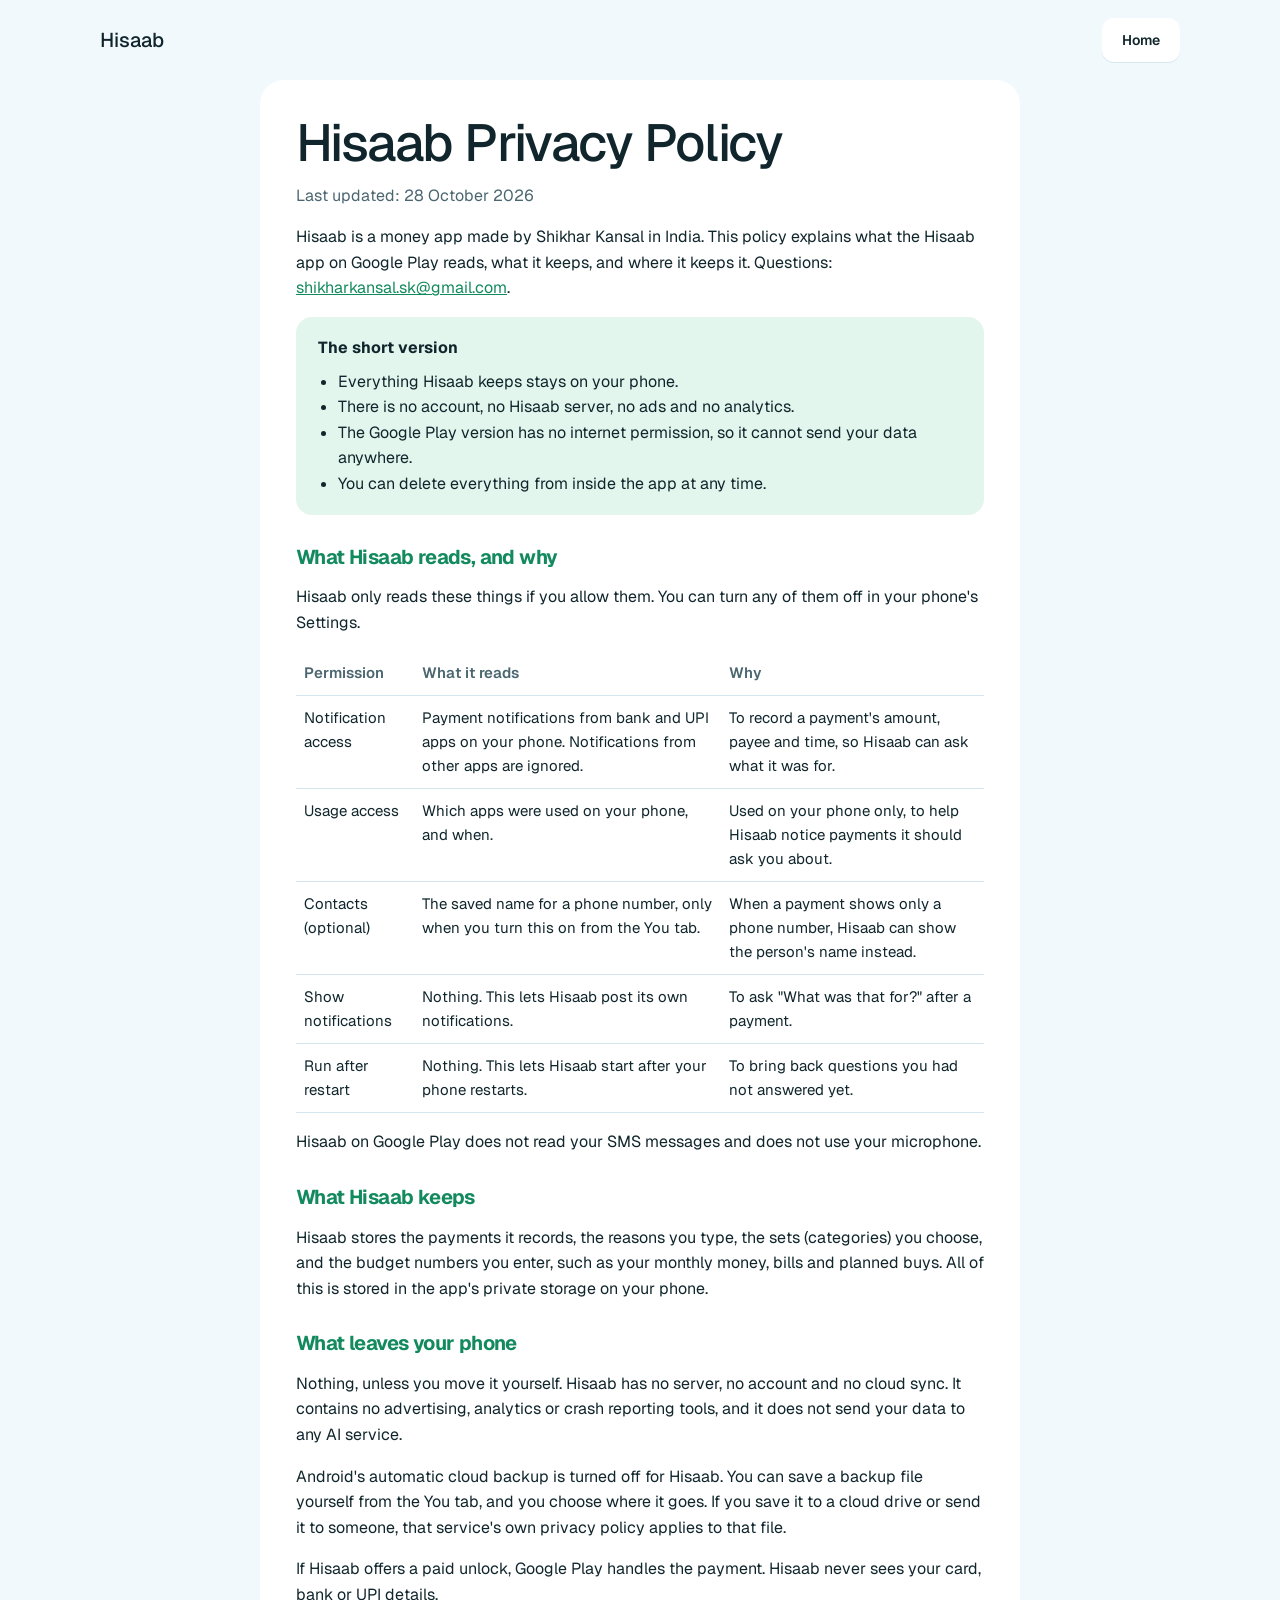
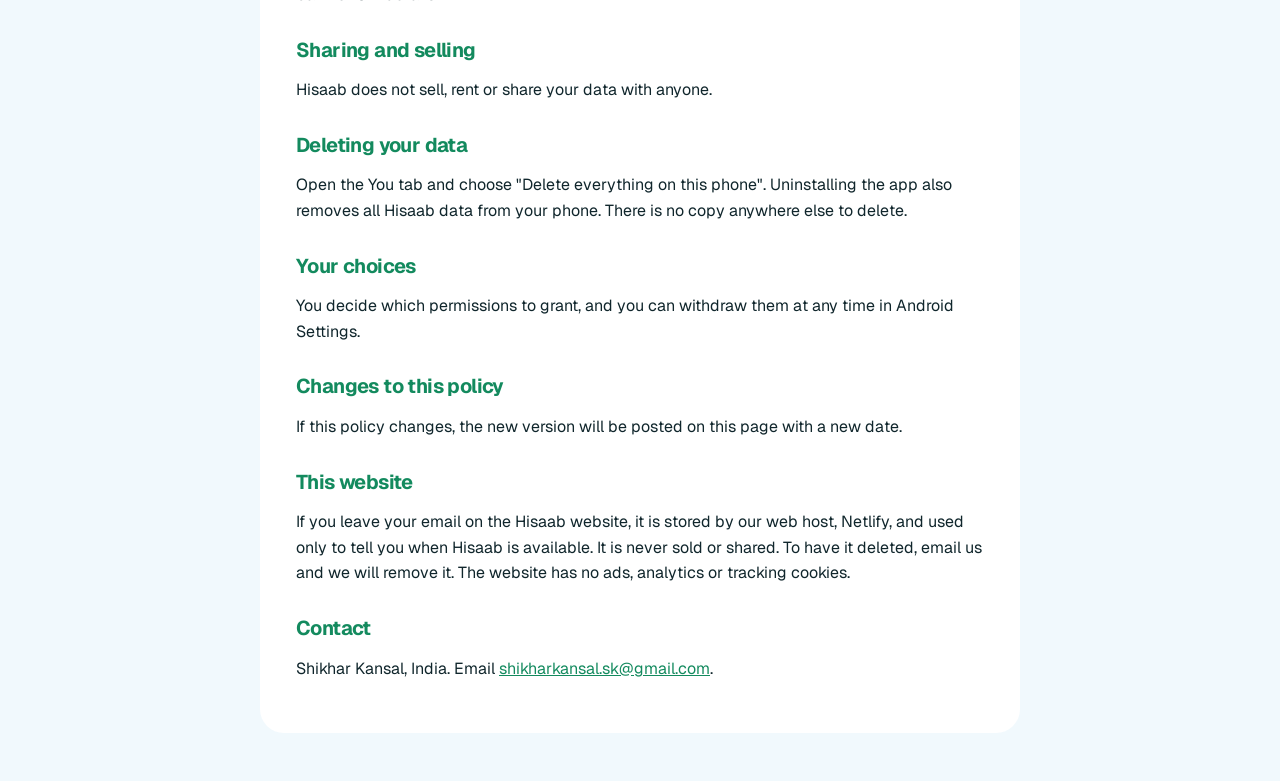
<file: privacy/index.html>
<!doctype html>
<html lang="en">
<head>
  <meta charset="utf-8">
  <meta name="viewport" content="width=device-width, initial-scale=1">
  <title>Hisaab Privacy Policy</title>
  <meta name="description" content="How the Hisaab app handles your data: everything stays on your phone.">
  <link rel="stylesheet" href="https://fonts.googleapis.com/css2?family=Geist:wght@400;500;600&family=Geist+Mono:wght@500&display=swap">
  <link rel="stylesheet" href="../styles.css">
</head>
<body>
  <div class="wrap">
    <header class="bar doc-bar">
      <a class="brand" href="../">Hisaab</a>
      <a class="pill pill-light" href="../">Home</a>
    </header>

    <main class="doc">
      <h1>Hisaab Privacy Policy</h1>
      <p class="updated">Last updated: 28 October 2026</p>

      <p>Hisaab is a money app made by Shikhar Kansal in India. This policy explains what the Hisaab app on Google Play reads, what it keeps, and where it keeps it. Questions: <a href="mailto:shikharkansal.sk@gmail.com">shikharkansal.sk@gmail.com</a>.</p>

      <div class="short">
        <strong>The short version</strong>
        <ul>
          <li>Everything Hisaab keeps stays on your phone.</li>
          <li>There is no account, no Hisaab server, no ads and no analytics.</li>
          <li>The Google Play version has no internet permission, so it cannot send your data anywhere.</li>
          <li>You can delete everything from inside the app at any time.</li>
        </ul>
      </div>

      <h2>What Hisaab reads, and why</h2>
      <p>Hisaab only reads these things if you allow them. You can turn any of them off in your phone's Settings.</p>
      <table>
        <thead><tr><th>Permission</th><th>What it reads</th><th>Why</th></tr></thead>
        <tbody>
          <tr>
            <td>Notification access</td>
            <td>Payment notifications from bank and UPI apps on your phone. Notifications from other apps are ignored.</td>
            <td>To record a payment's amount, payee and time, so Hisaab can ask what it was for.</td>
          </tr>
          <tr>
            <td>Usage access</td>
            <td>Which apps were used on your phone, and when.</td>
            <td>Used on your phone only, to help Hisaab notice payments it should ask you about.</td>
          </tr>
          <tr>
            <td>Contacts (optional)</td>
            <td>The saved name for a phone number, only when you turn this on from the You tab.</td>
            <td>When a payment shows only a phone number, Hisaab can show the person's name instead.</td>
          </tr>
          <tr>
            <td>Show notifications</td>
            <td>Nothing. This lets Hisaab post its own notifications.</td>
            <td>To ask "What was that for?" after a payment.</td>
          </tr>
          <tr>
            <td>Run after restart</td>
            <td>Nothing. This lets Hisaab start after your phone restarts.</td>
            <td>To bring back questions you had not answered yet.</td>
          </tr>
        </tbody>
      </table>
      <p>Hisaab on Google Play does not read your SMS messages and does not use your microphone.</p>

      <h2>What Hisaab keeps</h2>
      <p>Hisaab stores the payments it records, the reasons you type, the sets (categories) you choose, and the budget numbers you enter, such as your monthly money, bills and planned buys. All of this is stored in the app's private storage on your phone.</p>

      <h2>What leaves your phone</h2>
      <p>Nothing, unless you move it yourself. Hisaab has no server, no account and no cloud sync. It contains no advertising, analytics or crash reporting tools, and it does not send your data to any AI service.</p>
      <p>Android's automatic cloud backup is turned off for Hisaab. You can save a backup file yourself from the You tab, and you choose where it goes. If you save it to a cloud drive or send it to someone, that service's own privacy policy applies to that file.</p>
      <p>If Hisaab offers a paid unlock, Google Play handles the payment. Hisaab never sees your card, bank or UPI details.</p>

      <h2>Sharing and selling</h2>
      <p>Hisaab does not sell, rent or share your data with anyone.</p>

      <h2>Deleting your data</h2>
      <p>Open the You tab and choose "Delete everything on this phone". Uninstalling the app also removes all Hisaab data from your phone. There is no copy anywhere else to delete.</p>

      <h2>Your choices</h2>
      <p>You decide which permissions to grant, and you can withdraw them at any time in Android Settings.</p>

      <h2>Changes to this policy</h2>
      <p>If this policy changes, the new version will be posted on this page with a new date.</p>

      <h2>This website</h2>
      <p>If you leave your email on the Hisaab website, it is stored by our web host, Netlify, and used only to tell you when Hisaab is available. It is never sold or shared. To have it deleted, email us and we will remove it. The website has no ads, analytics or tracking cookies.</p>

      <h2>Contact</h2>
      <p>Shikhar Kansal, India. Email <a href="mailto:shikharkansal.sk@gmail.com">shikharkansal.sk@gmail.com</a>.</p>
    </main>
  </div>
</body>
</html>
</file>
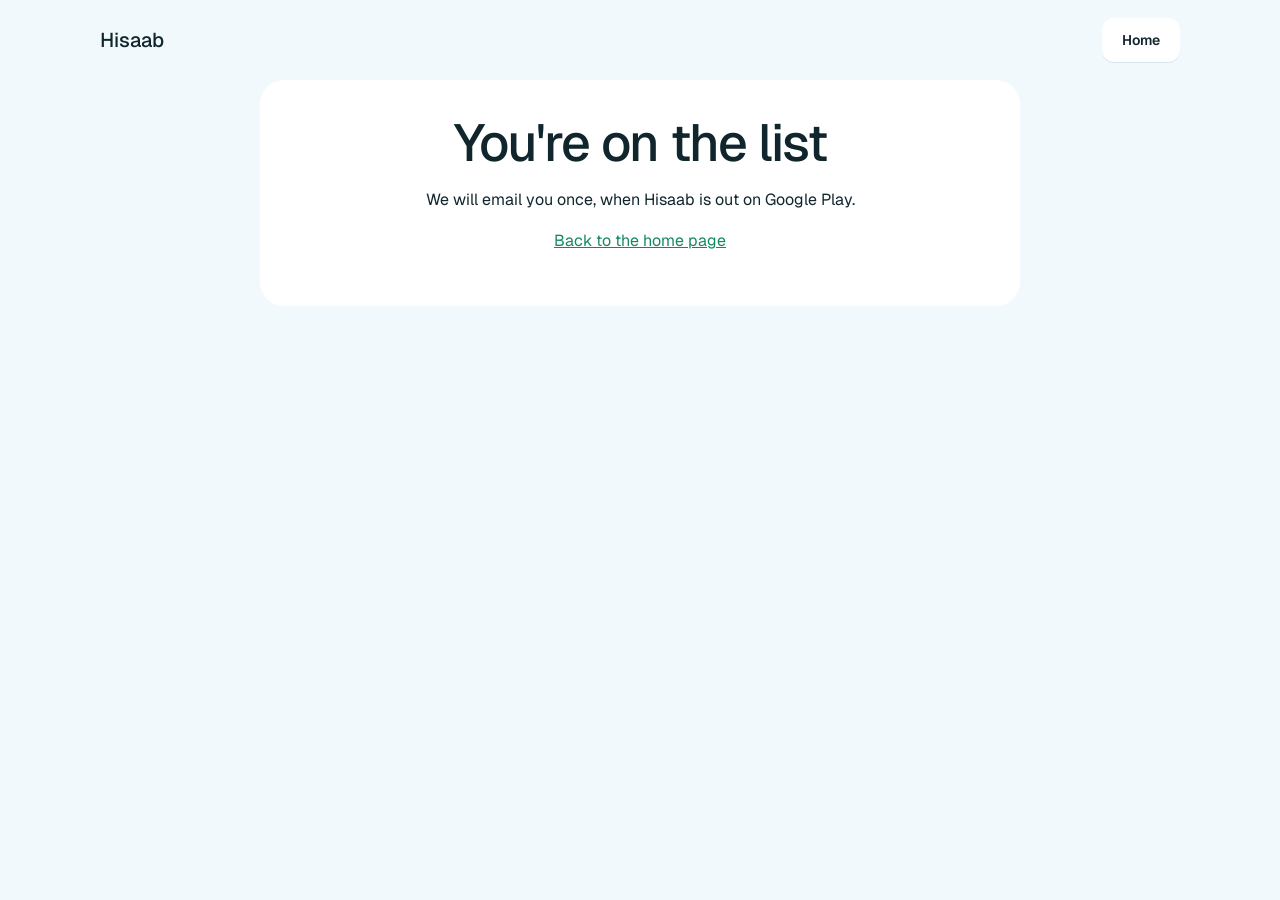
<file: thanks/index.html>
<!doctype html>
<html lang="en">
<head>
  <meta charset="utf-8">
  <meta name="viewport" content="width=device-width, initial-scale=1">
  <title>Thanks | Hisaab</title>
  <meta name="robots" content="noindex">
  <link rel="stylesheet" href="https://fonts.googleapis.com/css2?family=Geist:wght@400;500;600&family=Geist+Mono:wght@500">
  <link rel="stylesheet" href="../styles.css">
</head>
<body>
  <div class="wrap">
    <header class="bar doc-bar">
      <a class="brand" href="../">Hisaab</a>
      <a class="pill pill-light" href="../">Home</a>
    </header>
    <main class="doc" style="text-align:center">
      <h1>You're on the list</h1>
      <p>We will email you once, when Hisaab is out on Google Play.</p>
      <p><a href="../">Back to the home page</a></p>
    </main>
  </div>
</body>
</html>
</file>
<file: styles.css>
:root {
  --sky: #dceffa;
  --sky-light: #f1f9fd;
  --mint: #2fbf8a;
  --mint-deep: #138a5e;
  --mint-soft: #e2f6ed;
  --evergreen: #0d3b2e;
  --ink: #10262c;
  --ink-soft: #4b6670;
  --line: #d5e6ef;
  --card: #ffffff;
  --serif: "Geist", system-ui, -apple-system, "Segoe UI", Roboto, Arial, sans-serif;
  --mono: "Geist Mono", ui-monospace, Menlo, Consolas, monospace;
  --sans: "Geist", system-ui, -apple-system, "Segoe UI", Roboto, Arial, sans-serif;
}

* { box-sizing: border-box; }

html { -webkit-text-size-adjust: 100%; }

body { margin: 0; background: var(--sky-light); color: var(--ink); font: 16px/1.6 var(--sans); }

a { color: var(--mint-deep); }

a:focus-visible, button:focus-visible { outline: 3px solid var(--mint); outline-offset: 3px; border-radius: 8px; }

.wrap { max-width: 1120px; margin: 0 auto; padding: 0 20px; }

/* Top bar */
.bar { display: grid; grid-template-columns: 1fr auto 1fr; align-items: center; padding: 18px 0; }

.brand { font-family: var(--serif); font-weight: 500; font-size: 20px; color: var(--ink); text-decoration: none; }

.bar nav { display: flex; gap: 26px; }

.bar nav a { color: var(--ink-soft); text-decoration: none; font-size: 14px; font-weight: 500; }

.bar nav a:hover { color: var(--ink); }

.bar .pill { justify-self: end; }

/* Buttons */
.pill { display: inline-flex; align-items: center; gap: 8px; min-height: 44px; padding: 0 20px; border-radius: 12px; font: 600 14px var(--sans); text-decoration: none; border: 0; }

.pill-dark { background: var(--ink); color: #fff; }

.pill-dark:hover { background: #1d3d45; }

.pill-light { background: #fff; color: var(--ink); box-shadow: 0 1px 0 var(--line); }

.pill-light:hover { background: var(--mint-soft); }

/* Hero (dark, full screen) */
.hx { position: relative; min-height: 100vh; min-height: 100svh; overflow: hidden; background: #05130f; color: #f2fbf7; isolation: isolate; }

.hx-bg { position: absolute; inset: 0; width: 100%; height: 100%; z-index: 0; pointer-events: none; }

.hx-grid { position: absolute; inset: 0; z-index: 0; pointer-events: none; }

.hx-grid .v, .hx-grid .h { position: absolute; background: rgba(255, 255, 255, 0.06); }

.hx-grid .v { top: 0; width: 1px; height: 100%; transform-origin: top; }

.hx-grid .h { left: 0; height: 1px; width: 100%; transform-origin: left; }

.hx-grid .plus { position: absolute; width: 11px; height: 11px; transform: translate(-50%, -50%); }

.hx-grid .plus::before, .hx-grid .plus::after { content: ""; position: absolute; background: rgba(255, 255, 255, 0.55); }

.hx-grid .plus::before { left: 0; top: 5px; width: 11px; height: 1px; }

.hx-grid .plus::after { left: 5px; top: 0; width: 1px; height: 11px; }

.hx-inner { position: relative; z-index: 1; min-height: inherit; display: grid; grid-template-columns: 1.05fr 0.95fr; grid-template-rows: auto 1fr auto; gap: 0 40px; padding: 22px 36px 36px; max-width: 1360px; margin: 0 auto; }

.hx-nav { grid-column: 1 / -1; display: flex; align-items: center; justify-content: space-between; gap: 20px; }

.hx-brand { display: flex; align-items: center; gap: 10px; color: #fff; text-decoration: none; font-weight: 500; font-size: 19px; letter-spacing: -0.01em; }

.glass { background: rgba(255, 255, 255, 0.04); -webkit-backdrop-filter: blur(10px); backdrop-filter: blur(10px); box-shadow: inset 0 1px 0 rgba(255, 255, 255, 0.12); position: relative; }

.glass::before { content: ""; position: absolute; inset: 0; border-radius: inherit; padding: 1px; background: linear-gradient(180deg, rgba(255,255,255,.4), rgba(255,255,255,.06) 35%, rgba(255,255,255,0) 60%, rgba(255,255,255,.18)); -webkit-mask: linear-gradient(#fff 0 0) content-box, linear-gradient(#fff 0 0); -webkit-mask-composite: xor; mask-composite: exclude; pointer-events: none; }

.hx-links { display: flex; gap: 4px; padding: 6px; border-radius: 14px; }

.hx-links a { color: rgba(255, 255, 255, 0.72); text-decoration: none; font-size: 14px; padding: 7px 14px; border-radius: 9px; }

.hx-links a:hover { color: #fff; background: rgba(255, 255, 255, 0.08); }

.btn-white { background: #fff; color: #05130f; border-radius: 999px; }

.btn-white:hover { background: #e3f8ef; }

.btn-mint { background: #5be3ad; color: #05130f; border-radius: 999px; }

.btn-mint:hover { background: #7aebbe; }

.btn-glass { color: #fff; border-radius: 999px; }

.btn-glass:hover { background: rgba(255, 255, 255, 0.08); }

.hx-copy { grid-column: 1; grid-row: 3; align-self: end; max-width: 600px; }

.hx-eyebrow { font: 500 12px var(--mono); letter-spacing: 0.08em; color: #5be3ad; margin: 0 0 18px; }

.hx h1 { font-family: var(--sans); font-weight: 500; font-size: clamp(40px, 6.2vw, 80px); line-height: 1; letter-spacing: -0.035em; margin: 0 0 20px; max-width: 10em; text-align: left; }

.hx h1 .w { display: inline-block; overflow: hidden; vertical-align: top; padding: 0.06em 0 0.14em; margin: -0.06em 0 -0.14em; }

.hx h1 .w > span { display: inline-block; }

.hx-lede { color: rgba(242, 251, 247, 0.62); max-width: 30em; margin: 0 0 28px; font-size: 16px; }

.hx-actions { display: flex; gap: 10px; flex-wrap: wrap; }

.hx-stage { grid-column: 2; grid-row: 2 / 4; position: relative; display: grid; place-items: center; min-height: 420px; }

.ring { width: min(42vw, 470px, 50vh); aspect-ratio: 1; position: relative; }

.ring svg { width: 100%; height: 100%; overflow: visible; }

.ring-center { position: absolute; inset: 0; display: grid; place-content: center; text-align: center; }

.ring-num { font-size: clamp(44px, 5.6vw, 76px); font-weight: 500; letter-spacing: -0.04em; line-height: 1; font-variant-numeric: tabular-nums; }

.ring-sub { font: 500 11px var(--mono); letter-spacing: 0.08em; color: rgba(242, 251, 247, 0.55); margin-top: 10px; }

.node { position: absolute; max-width: 190px; }

.node b { display: block; font: 500 12px var(--mono); letter-spacing: 0.04em; color: #fff; white-space: nowrap; }

.node span { display: block; font-size: 12px; line-height: 1.45; color: rgba(242, 251, 247, 0.55); margin-top: 4px; }

.node::before { content: ""; position: absolute; width: 9px; height: 9px; border: 1px solid #5be3ad; top: 3px; }

.node { padding-left: 18px; }
.node::before { left: 0; }
.n1 { top: 6%; left: -50%; }
.n2 { top: 44%; left: -54%; }
.n3 { top: -17%; right: -4%; }

.chamfer { position: relative; max-width: 300px; justify-self: end; align-self: end; grid-column: 2; grid-row: 3; }

.chamfer .badge { display: inline-block; font: 500 11px var(--mono); letter-spacing: 0.06em; background: #5be3ad; color: #05130f; padding: 3px 7px; margin-bottom: 10px; }

.chamfer .body { position: relative; padding: 18px 20px; }

.chamfer .body svg { position: absolute; inset: 0; width: 100%; height: 100%; pointer-events: none; }

.chamfer p { position: relative; margin: 0 0 14px; font-size: 13px; line-height: 1.5; color: rgba(242, 251, 247, 0.8); }

.chamfer a { position: relative; font: 500 12px var(--mono); color: #5be3ad; letter-spacing: 0.03em; }

.hero-actions { display: flex; gap: 12px; justify-content: center; flex-wrap: wrap; }

.caret { display: inline-block; width: 2px; height: 1em; background: var(--mint-deep); vertical-align: -2px; margin-left: 1px; animation: blink 1s steps(1) infinite; }

@keyframes blink { 50% { opacity: 0; } }

@media (max-width: 1100px) {
  .hx-links { display: none; }
  .chamfer { display: none; }
  .hx-stage { grid-row: 2 / 4; }
  .node { display: none; }
}

@media (max-width: 860px) {
  .hx-inner { grid-template-columns: 1fr; grid-template-rows: auto auto auto; padding: 18px 20px 28px; }
  .hx-stage { grid-column: 1; grid-row: 2; min-height: 0; padding: 28px 0 8px; }
  .ring { width: min(78vw, 340px); }
  .node { display: none; }
  .hx-copy { grid-row: 3; }
  .hx-nav .btn-white { min-height: 40px; padding: 0 16px; }
}

/* Sections */
section { padding: 96px 0; }

h2 { font-family: var(--serif); font-weight: 500; letter-spacing: -0.03em; font-size: clamp(32px, 4.6vw, 48px); line-height: 1.08; margin: 0 0 16px; }

.lead { color: var(--ink-soft); max-width: 32em; margin: 0; }

.question { display: grid; grid-template-columns: 1fr 1fr; gap: 56px; align-items: center; }

.question ul { padding-left: 18px; color: var(--ink-soft); margin: 18px 0 0; }

.answers { background: var(--card); border-radius: 24px; padding: 40px; border: 1px solid var(--line); }

.answers .q { font-family: var(--serif); font-weight: 500; letter-spacing: -0.03em; font-size: clamp(34px, 4vw, 46px); line-height: 1.05; margin: 0 0 20px; }

.answers .a { font-size: 22px; color: var(--mint-deep); min-height: 1.6em; border-bottom: 2px solid var(--mint); padding-bottom: 8px; }

.answers small { display: block; margin-top: 14px; color: var(--ink-soft); }

.row-head { display: flex; justify-content: space-between; align-items: end; gap: 20px; margin-bottom: 28px; }

.features { display: grid; grid-template-columns: repeat(4, 1fr); gap: 16px; }

.feature { position: relative; min-height: 340px; border-radius: 18px; overflow: hidden; padding: 18px; display: flex; flex-direction: column; color: #fff; }

.feature h3 { margin: 0; font-size: 13px; font-weight: 600; display: flex; align-items: center; gap: 6px; }

.feature p { margin: auto 0 0; font-size: 14px; line-height: 1.5; position: relative; z-index: 1; }

.feature svg.art { position: absolute; inset: 0; width: 100%; height: 100%; }

.f-today { background: linear-gradient(160deg, #3ccf98, var(--mint-deep)); }

.f-type { background: linear-gradient(160deg, #24474f, var(--ink)); }

.f-sets { background: var(--sky); color: var(--ink); }

.f-private { background: linear-gradient(160deg, #1b5a46, var(--evergreen)); }

.donut-card { background: #fff; border-radius: 14px; padding: 16px; margin: 18px 0; text-align: center; }

.donut-card b { display: block; font-size: 14px; }

.donut-card span { font-size: 12px; color: var(--ink-soft); }

.donut-card svg { width: 110px; height: 110px; margin-top: 8px; }

/* Privacy band */
.vault { background: var(--evergreen); color: #e8f6f0; border-radius: 28px; padding: 56px; display: grid; grid-template-columns: 1fr 1fr; gap: 40px; align-items: center; }

.vault h2 { color: #fff; }

.vault .lead { color: #b6d8cb; }

.vault a { color: #8be8c2; }

.checks { list-style: none; margin: 0; padding: 0; display: grid; gap: 16px; }

.checks li { padding-left: 36px; position: relative; font-weight: 600; }

.checks li::before { content: ""; position: absolute; left: 0; top: 2px; width: 24px; height: 24px; border-radius: 50%; background: var(--mint) url("data:image/svg+xml,%3Csvg xmlns='http://www.w3.org/2000/svg' viewBox='0 0 24 24'%3E%3Cpath d='M6 12.5l4 4 8-9' fill='none' stroke='%230d3b2e' stroke-width='3' stroke-linecap='round' stroke-linejoin='round'/%3E%3C/svg%3E") center / 14px no-repeat; }

.checks span { display: block; font-weight: 400; color: #b6d8cb; font-size: 14px; }

/* Closing */
.closing { text-align: center; }

.closing .hero-actions { margin-top: 24px; }

.notify { display: flex; gap: 10px; justify-content: center; flex-wrap: wrap; }

.notify input[type=email] { min-height: 44px; min-width: min(300px, 100%); padding: 0 16px; border: 1px solid var(--line); border-radius: 12px; font: 15px var(--sans); background: #fff; color: var(--ink); }

.notify input[type=email]:focus { outline: 3px solid var(--mint); outline-offset: 1px; }

.sr { position: absolute; width: 1px; height: 1px; overflow: hidden; clip: rect(0 0 0 0); }

footer { border-top: 1px solid var(--line); padding: 28px 0 40px; display: flex; justify-content: space-between; flex-wrap: wrap; gap: 12px; font-size: 14px; color: var(--ink-soft); }

footer a { margin-left: 18px; }

/* Reveal: hidden only when JS has promised to animate (see head script). */
.anim [data-reveal], .anim [data-in], .anim [data-node], .anim [data-wipe], .anim #headline { opacity: 0; }

/* Privacy page */
.doc { max-width: 760px; margin: 0 auto 48px; padding: 36px; background: var(--card); border-radius: 24px; }

.doc h1 { font-weight: 500; letter-spacing: -0.03em; line-height: 1.05; font-size: clamp(36px, 6vw, 52px); margin: 0 0 12px; }

.doc h2 { font-family: var(--sans); font-weight: 700; font-size: 20px; color: var(--mint-deep); margin: 32px 0 8px; }

.doc .updated { color: var(--ink-soft); margin-top: 0; }

.doc .short { background: var(--mint-soft); border-radius: 16px; padding: 18px 22px; }

.doc .short ul { margin: 8px 0 0; padding-left: 20px; }

.doc table { width: 100%; border-collapse: collapse; font-size: 15px; }

.doc th, .doc td { text-align: left; vertical-align: top; padding: 10px 8px; border-bottom: 1px solid var(--line); }

.doc th { color: var(--ink-soft); font-weight: 600; }

.doc-bar { grid-template-columns: 1fr auto; }

@media (max-width: 900px) {
  .bar { grid-template-columns: 1fr auto; }
  .bar nav { display: none; }
  .question, .vault { grid-template-columns: 1fr; }
  .features { grid-template-columns: 1fr 1fr; }
  .vault { padding: 36px 24px; }
  section { padding: 64px 0; }
  .row-head { flex-direction: column; align-items: start; }
}

@media (max-width: 560px) {
  .features { grid-template-columns: 1fr; }
  .answers { padding: 28px 22px; }
  .doc { padding: 24px 18px; border-radius: 18px; }
  .doc table, .doc tbody, .doc tr, .doc td { display: block; }
  .doc thead { display: none; }
  .doc td { border: 0; padding: 2px 0; }
  .doc tr { border-bottom: 1px solid var(--line); padding: 10px 0; }
  .doc td:first-child { font-weight: 700; }
  footer a { margin: 0 18px 0 0; }
}
</file>
